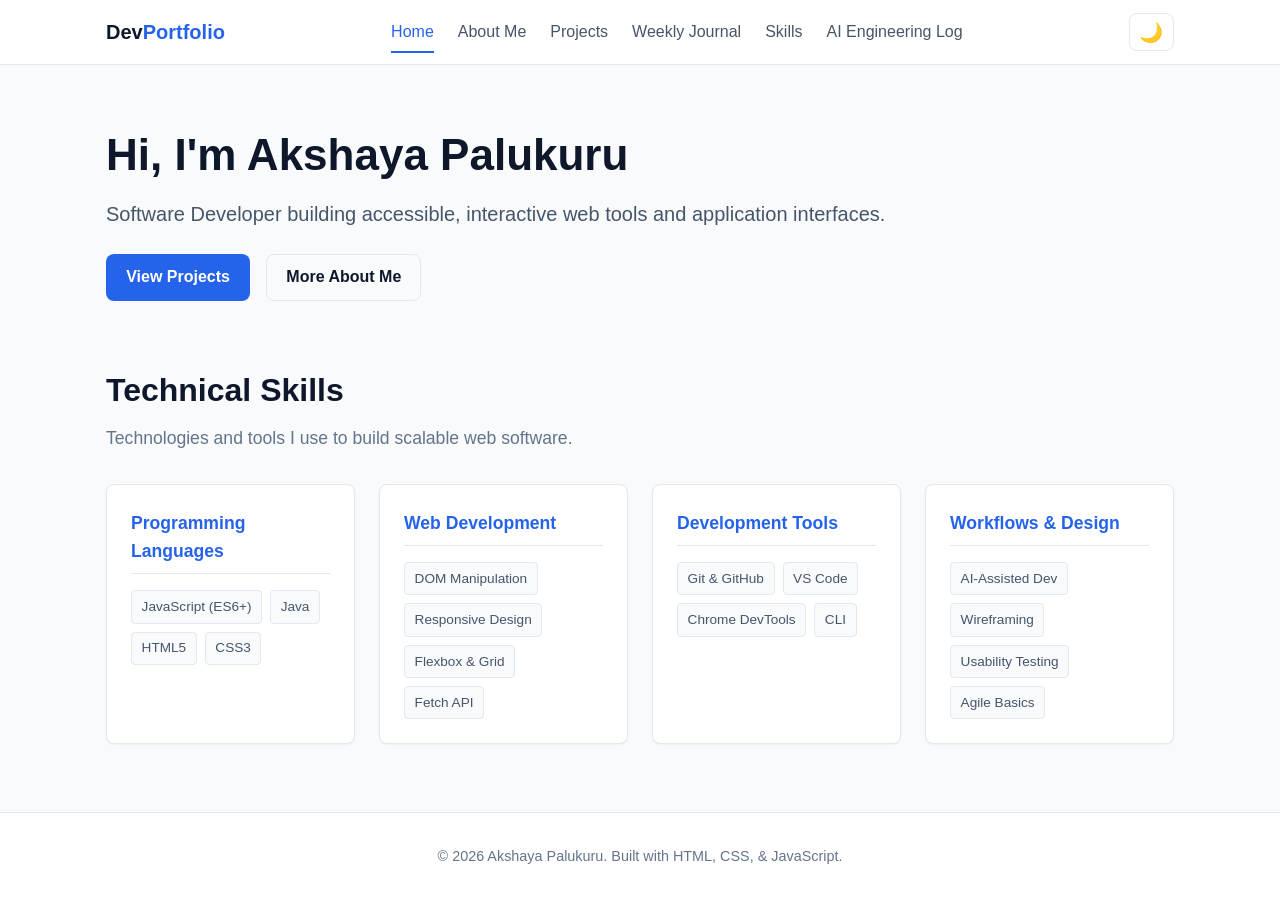
<file: index.html>
<!DOCTYPE html>
<html lang="en">
<head>
  <meta charset="UTF-8">
  <meta name="viewport" content="width=device-width, initial-scale=1.0">
  <title>Developer Portfolio 2.0 | Home</title>
  <link rel="stylesheet" href="css/style.css">
</head>
<body>

  <!-- Navigation Bar -->
  <header class="header">
    <div class="container nav-container">
      <a href="index.html" class="logo">Dev<span>Portfolio</span></a>
      <nav class="nav-menu" id="nav-menu">
        <a href="index.html" class="nav-link">Home</a>
        <a href="about.html" class="nav-link">About Me</a>
        <a href="projects.html" class="nav-link">Projects</a>
        <a href="journal.html" class="nav-link">Weekly Journal</a>
        <a href="skills.html" class="nav-link">Skills</a>
        <a href="ai-log.html" class="nav-link">AI Engineering Log</a>
      </nav>
      <div class="nav-actions">
        <button id="theme-toggle" class="theme-btn" aria-label="Toggle theme">🌙</button>
        <button id="hamburger-btn" class="hamburger" aria-label="Toggle Navigation Menu">☰</button>
      </div>
    </div>
  </header>

  <!-- Main Content -->
  <main class="container">
    <!-- Hero Section -->
    <section class="hero">
      <div class="hero-content">
        <h1>Hi, I'm Akshaya Palukuru</h1>
        <p class="hero-subtitle">Software Developer building accessible, interactive web tools and application interfaces.</p>
        <div class="hero-btns">
          <a href="projects.html" class="btn btn-primary">View Projects</a>
          <a href="about.html" class="btn btn-outline">More About Me</a>
        </div>
      </div>
    </section>

    <!-- Part 7: Skills Section -->
    <section class="skills-section">
      <h2 class="section-title">Technical Skills</h2>
      <p class="section-subtitle">Technologies and tools I use to build scalable web software.</p>
      
      <div class="skills-grid">
        <div class="skill-card">
          <h3>Programming Languages</h3>
          <div class="skill-list">
            <span class="skill-item">JavaScript (ES6+)</span>
            <span class="skill-item">Java</span>
            <span class="skill-item">HTML5</span>
            <span class="skill-item">CSS3</span>
          </div>
        </div>

        <div class="skill-card">
          <h3>Web Development</h3>
          <div class="skill-list">
            <span class="skill-item">DOM Manipulation</span>
            <span class="skill-item">Responsive Design</span>
            <span class="skill-item">Flexbox & Grid</span>
            <span class="skill-item">Fetch API</span>
          </div>
        </div>

        <div class="skill-card">
          <h3>Development Tools</h3>
          <div class="skill-list">
            <span class="skill-item">Git & GitHub</span>
            <span class="skill-item">VS Code</span>
            <span class="skill-item">Chrome DevTools</span>
            <span class="skill-item">CLI</span>
          </div>
        </div>

        <div class="skill-card">
          <h3>Workflows & Design</h3>
          <div class="skill-list">
            <span class="skill-item">AI-Assisted Dev</span>
            <span class="skill-item">Wireframing</span>
            <span class="skill-item">Usability Testing</span>
            <span class="skill-item">Agile Basics</span>
          </div>
        </div>
      </div>
    </section>
  </main>

  <!-- Footer & Controls -->
  <footer class="footer">
    <div class="container">
      <p>&copy; 2026 Akshaya Palukuru. Built with HTML, CSS, & JavaScript.</p>
    </div>
  </footer>

  <button id="back-to-top" class="back-to-top" aria-label="Back to top">↑</button>

  <script src="js/main.js"></script>
</body>
</html>
</file>
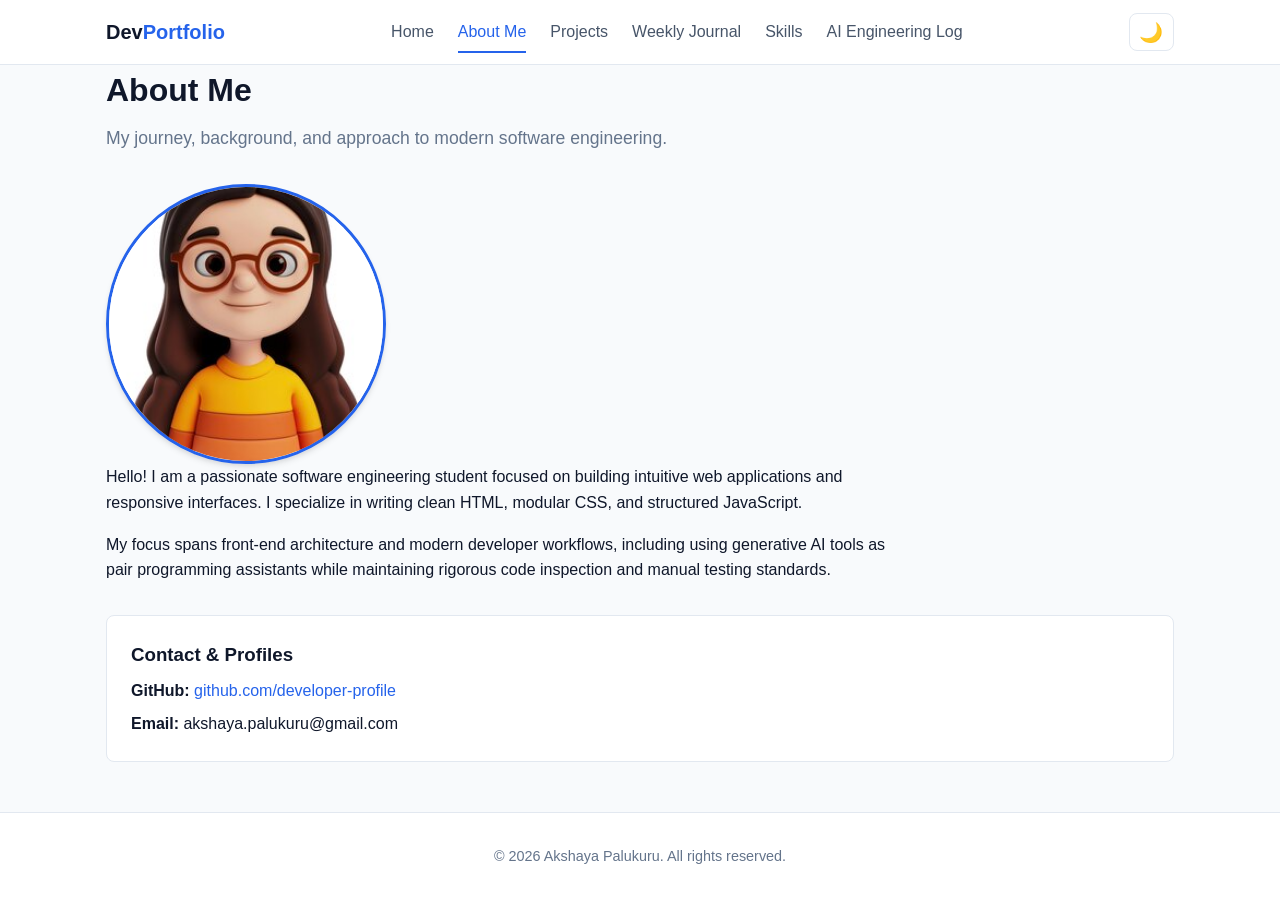
<file: about.html>
<!DOCTYPE html>
<html lang="en">
<head>
  <meta charset="UTF-8">
  <meta name="viewport" content="width=device-width, initial-scale=1.0">
  <title>About Me | Developer Portfolio 2.0</title>
  <link rel="stylesheet" href="css/style.css">
</head>
<body>

  <header class="header">
    <div class="container nav-container">
      <a href="index.html" class="logo">Dev<span>Portfolio</span></a>
      <nav class="nav-menu" id="nav-menu">
        <a href="index.html" class="nav-link">Home</a>
        <a href="about.html" class="nav-link">About Me</a>
        <a href="projects.html" class="nav-link">Projects</a>
        <a href="journal.html" class="nav-link">Weekly Journal</a>
        <a href="skills.html" class="nav-link">Skills</a>
        <a href="ai-log.html" class="nav-link">AI Engineering Log</a>
      </nav>
      <div class="nav-actions">
        <button id="theme-toggle" class="theme-btn" aria-label="Toggle theme">🌙</button>
        <button id="hamburger-btn" class="hamburger" aria-label="Toggle Navigation Menu">☰</button>
      </div>
    </div>
  </header>

  <main class="container">
    <h1 class="section-title">About Me</h1>
    <p class="section-subtitle">My journey, background, and approach to modern software engineering.</p>

    <!-- Profile Picture -->
    <div class="about-image-container">
      <img src="images/profile.jpg" alt="Photo of Alex Rivera" class="about-profile-img">
    </div>

    <div style="max-width: 800px; margin-bottom: 2rem;">
      <p style="margin-bottom: 1rem;">
        Hello! I am a passionate software engineering student focused on building intuitive web applications and responsive interfaces. I specialize in writing clean HTML, modular CSS, and structured JavaScript.
      </p>
      <p style="margin-bottom: 1rem;">
        My focus spans front-end architecture and modern developer workflows, including using generative AI tools as pair programming assistants while maintaining rigorous code inspection and manual testing standards.
      </p>
    </div>

    <div class="skills-card" style="background-color: var(--bg-card); border: 1px solid var(--border); padding: 1.5rem; border-radius: var(--radius);">
      <h3>Contact & Profiles</h3>
      <p style="margin-top: 0.5rem;"><strong>GitHub:</strong> <a href="https://github.com" target="_blank" rel="noopener">github.com/developer-profile</a></p>
      <p style="margin-top: 0.5rem;"><strong>Email:</strong> akshaya.palukuru@gmail.com</p>
    </div>
  </main>

  <footer class="footer">
    <div class="container">
      <p>&copy; 2026 Akshaya Palukuru. All rights reserved.</p>
    </div>
  </footer>

  <button id="back-to-top" class="back-to-top" aria-label="Back to top">↑</button>

  <script src="js/main.js"></script>
</body>
</html>
</file>
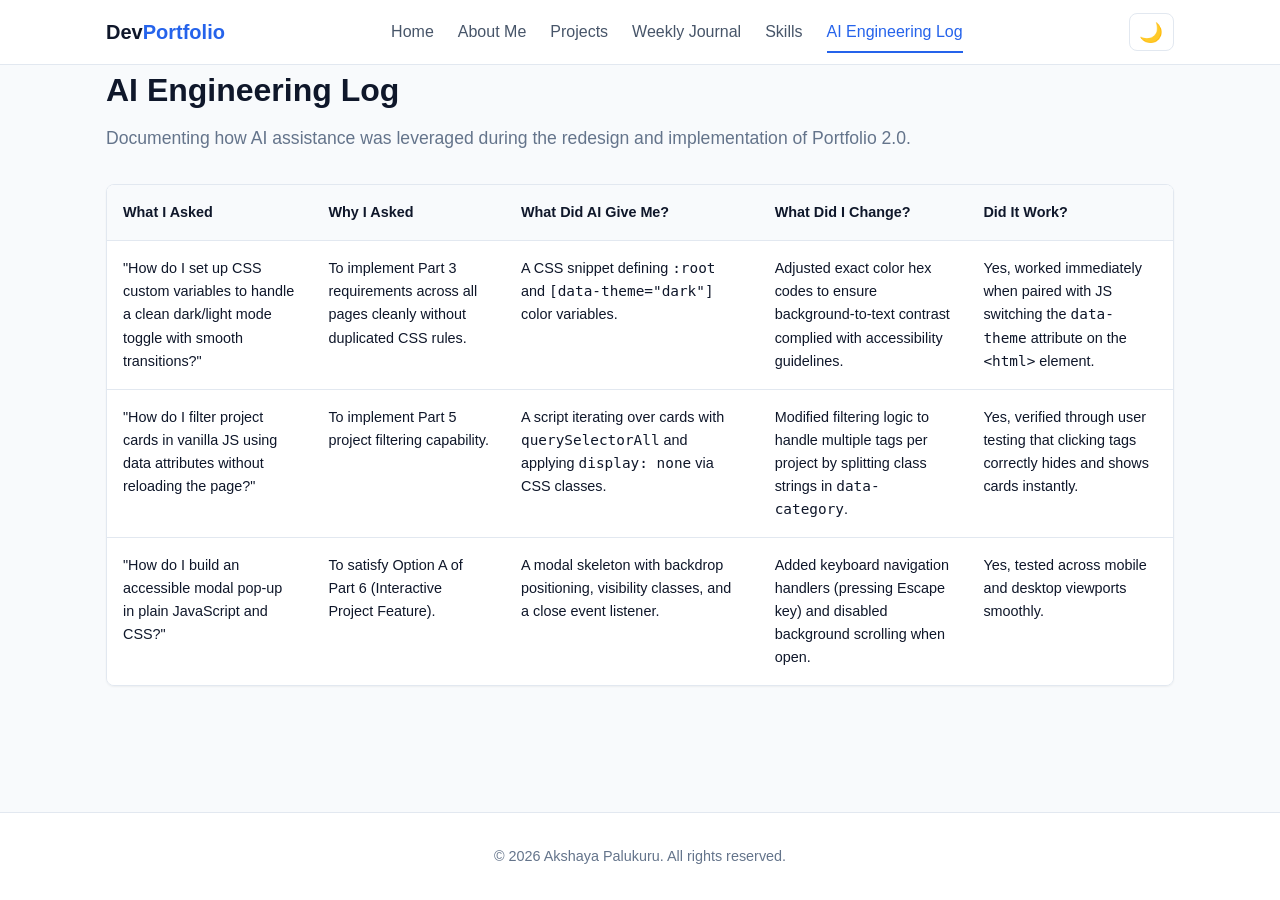
<file: ai-log.html>
<!DOCTYPE html>
<html lang="en">
<head>
  <meta charset="UTF-8">
  <meta name="viewport" content="width=device-width, initial-scale=1.0">
  <title>AI Engineering Log | Developer Portfolio 2.0</title>
  <link rel="stylesheet" href="css/style.css">
</head>
<body>

  <header class="header">
    <div class="container nav-container">
      <a href="index.html" class="logo">Dev<span>Portfolio</span></a>
      <nav class="nav-menu" id="nav-menu">
        <a href="index.html" class="nav-link">Home</a>
        <a href="about.html" class="nav-link">About Me</a>
        <a href="projects.html" class="nav-link">Projects</a>
        <a href="journal.html" class="nav-link">Weekly Journal</a>
        <a href="skills.html" class="nav-link">Skills</a>
        <a href="ai-log.html" class="nav-link">AI Engineering Log</a>
      </nav>
      <div class="nav-actions">
        <button id="theme-toggle" class="theme-btn" aria-label="Toggle theme">🌙</button>
        <button id="hamburger-btn" class="hamburger" aria-label="Toggle Navigation Menu">☰</button>
      </div>
    </div>
  </header>

  <main class="container">
    <h1 class="section-title">AI Engineering Log</h1>
    <p class="section-subtitle">Documenting how AI assistance was leveraged during the redesign and implementation of Portfolio 2.0.</p>

    <!-- Part 11: Documented Log Table -->
    <div class="log-table-wrapper">
      <table class="log-table">
        <thead>
          <tr>
            <th>What I Asked</th>
            <th>Why I Asked</th>
            <th>What Did AI Give Me?</th>
            <th>What Did I Change?</th>
            <th>Did It Work?</th>
          </tr>
        </thead>
        <tbody>
          <tr>
            <td>"How do I set up CSS custom variables to handle a clean dark/light mode toggle with smooth transitions?"</td>
            <td>To implement Part 3 requirements across all pages cleanly without duplicated CSS rules.</td>
            <td>A CSS snippet defining <code>:root</code> and <code>[data-theme="dark"]</code> color variables.</td>
            <td>Adjusted exact color hex codes to ensure background-to-text contrast complied with accessibility guidelines.</td>
            <td>Yes, worked immediately when paired with JS switching the <code>data-theme</code> attribute on the <code>&lt;html&gt;</code> element.</td>
          </tr>
          <tr>
            <td>"How do I filter project cards in vanilla JS using data attributes without reloading the page?"</td>
            <td>To implement Part 5 project filtering capability.</td>
            <td>A script iterating over cards with <code>querySelectorAll</code> and applying <code>display: none</code> via CSS classes.</td>
            <td>Modified filtering logic to handle multiple tags per project by splitting class strings in <code>data-category</code>.</td>
            <td>Yes, verified through user testing that clicking tags correctly hides and shows cards instantly.</td>
          </tr>
          <tr>
            <td>"How do I build an accessible modal pop-up in plain JavaScript and CSS?"</td>
            <td>To satisfy Option A of Part 6 (Interactive Project Feature).</td>
            <td>A modal skeleton with backdrop positioning, visibility classes, and a close event listener.</td>
            <td>Added keyboard navigation handlers (pressing Escape key) and disabled background scrolling when open.</td>
            <td>Yes, tested across mobile and desktop viewports smoothly.</td>
          </tr>
        </tbody>
      </table>
    </div>
  </main>

  <footer class="footer">
    <div class="container">
      <p>&copy; 2026 Akshaya Palukuru. All rights reserved.</p>
    </div>
  </footer>

  <button id="back-to-top" class="back-to-top" aria-label="Back to top">↑</button>

  <script src="js/main.js"></script>
</body>
</html>
</file>
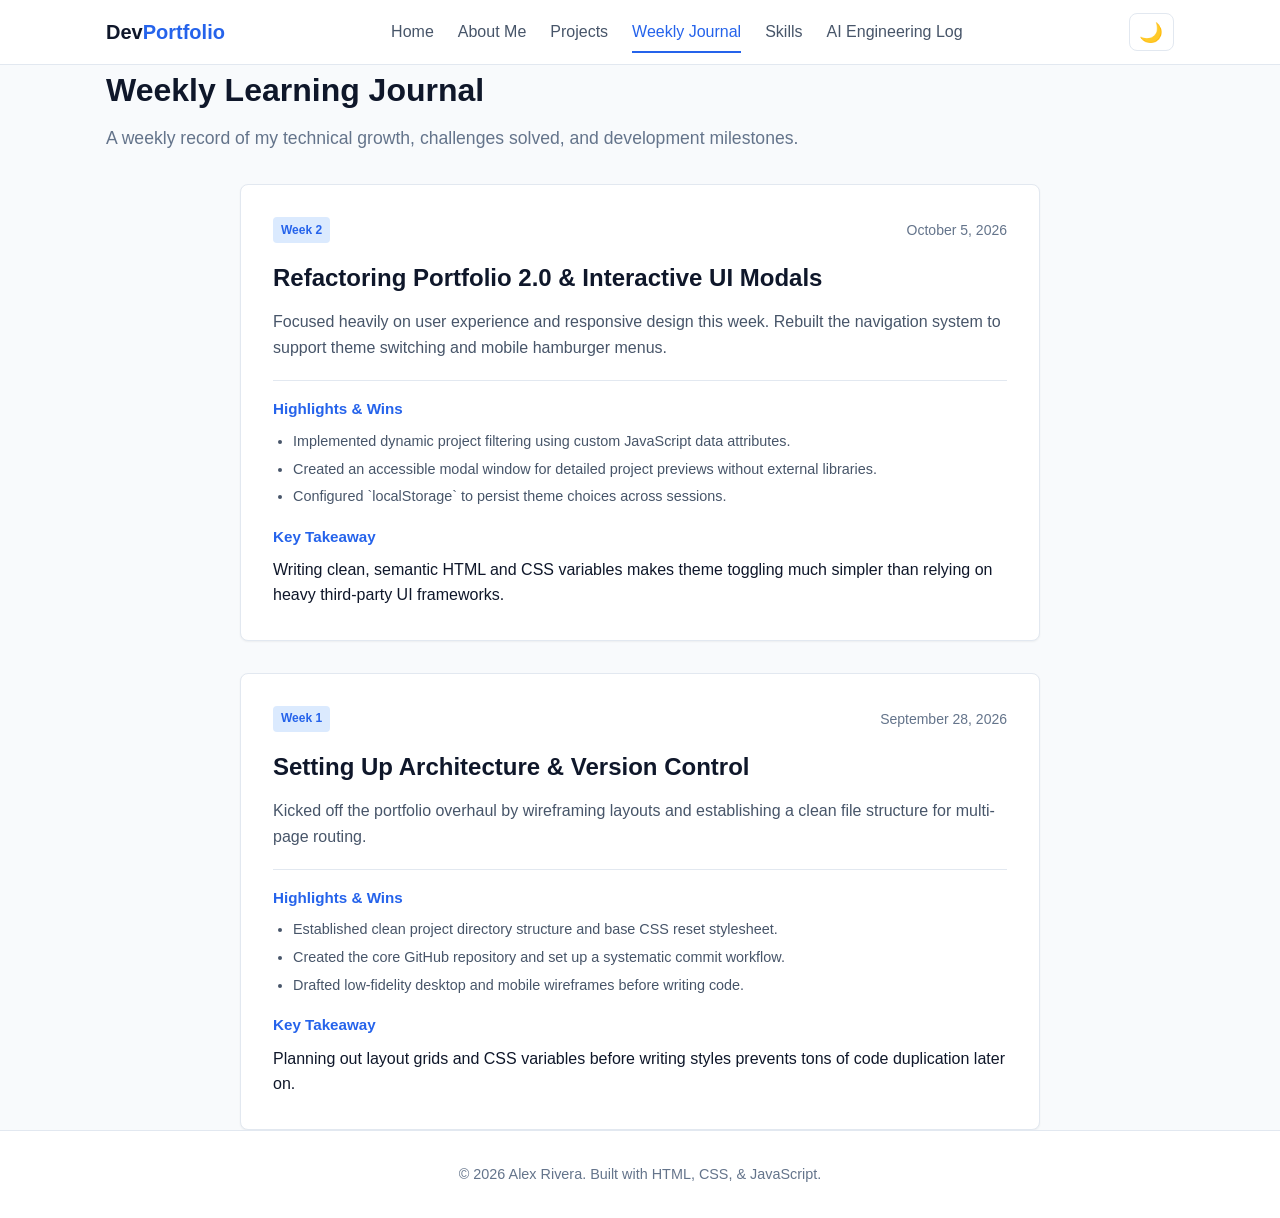
<file: journal.html>
<!DOCTYPE html>
<html lang="en">
<head>
  <meta charset="UTF-8">
  <meta name="viewport" content="width=device-width, initial-scale=1.0">
  <title>Weekly Journal | Developer Portfolio 2.0</title>
  <link rel="stylesheet" href="css/style.css">
</head>
<body>

  <!-- Navigation Bar -->
  <header class="header">
    <div class="container nav-container">
      <a href="index.html" class="logo">Dev<span>Portfolio</span></a>
      <nav class="nav-menu" id="nav-menu">
        <a href="index.html" class="nav-link">Home</a>
        <a href="about.html" class="nav-link">About Me</a>
        <a href="projects.html" class="nav-link">Projects</a>
        <a href="journal.html" class="nav-link">Weekly Journal</a>
        <a href="skills.html" class="nav-link">Skills</a>
        <a href="ai-log.html" class="nav-link">AI Engineering Log</a>
      </nav>
      <div class="nav-actions">
        <button id="theme-toggle" class="theme-btn" aria-label="Toggle theme">🌙</button>
        <button id="hamburger-btn" class="hamburger" aria-label="Toggle Navigation Menu">☰</button>
      </div>
    </div>
  </header>

  <!-- Main Content -->
  <main class="container">
    <h1 class="section-title">Weekly Learning Journal</h1>
    <p class="section-subtitle">A weekly record of my technical growth, challenges solved, and development milestones.</p>

    <!-- Journal Feed -->
    <div class="journal-feed">

      <!-- Week 2 Entry -->
      <article class="journal-card">
        <div class="journal-header">
          <span class="tag">Week 2</span>
          <span class="journal-date">October 5, 2026</span>
        </div>
        <h2 class="journal-title">Refactoring Portfolio 2.0 & Interactive UI Modals</h2>
        <p class="journal-excerpt">
          Focused heavily on user experience and responsive design this week. Rebuilt the navigation system to support theme switching and mobile hamburger menus.
        </p>
        <div class="journal-details">
          <h4>Highlights & Wins</h4>
          <ul>
            <li>Implemented dynamic project filtering using custom JavaScript data attributes.</li>
            <li>Created an accessible modal window for detailed project previews without external libraries.</li>
            <li>Configured `localStorage` to persist theme choices across sessions.</li>
          </ul>
          <h4 style="margin-top: 1rem;">Key Takeaway</h4>
          <p>Writing clean, semantic HTML and CSS variables makes theme toggling much simpler than relying on heavy third-party UI frameworks.</p>
        </div>
      </article>

      <!-- Week 1 Entry -->
      <article class="journal-card">
        <div class="journal-header">
          <span class="tag">Week 1</span>
          <span class="journal-date">September 28, 2026</span>
        </div>
        <h2 class="journal-title">Setting Up Architecture & Version Control</h2>
        <p class="journal-excerpt">
          Kicked off the portfolio overhaul by wireframing layouts and establishing a clean file structure for multi-page routing.
        </p>
        <div class="journal-details">
          <h4>Highlights & Wins</h4>
          <ul>
            <li>Established clean project directory structure and base CSS reset stylesheet.</li>
            <li>Created the core GitHub repository and set up a systematic commit workflow.</li>
            <li>Drafted low-fidelity desktop and mobile wireframes before writing code.</li>
          </ul>
          <h4 style="margin-top: 1rem;">Key Takeaway</h4>
          <p>Planning out layout grids and CSS variables before writing styles prevents tons of code duplication later on.</p>
        </div>
      </article>

    </div>
  </main>

  <!-- Footer -->
  <footer class="footer">
    <div class="container">
      <p>&copy; 2026 Alex Rivera. Built with HTML, CSS, & JavaScript.</p>
    </div>
  </footer>

  <button id="back-to-top" class="back-to-top" aria-label="Back to top">↑</button>

  <script src="js/main.js"></script>
</body>
</html>
</file>
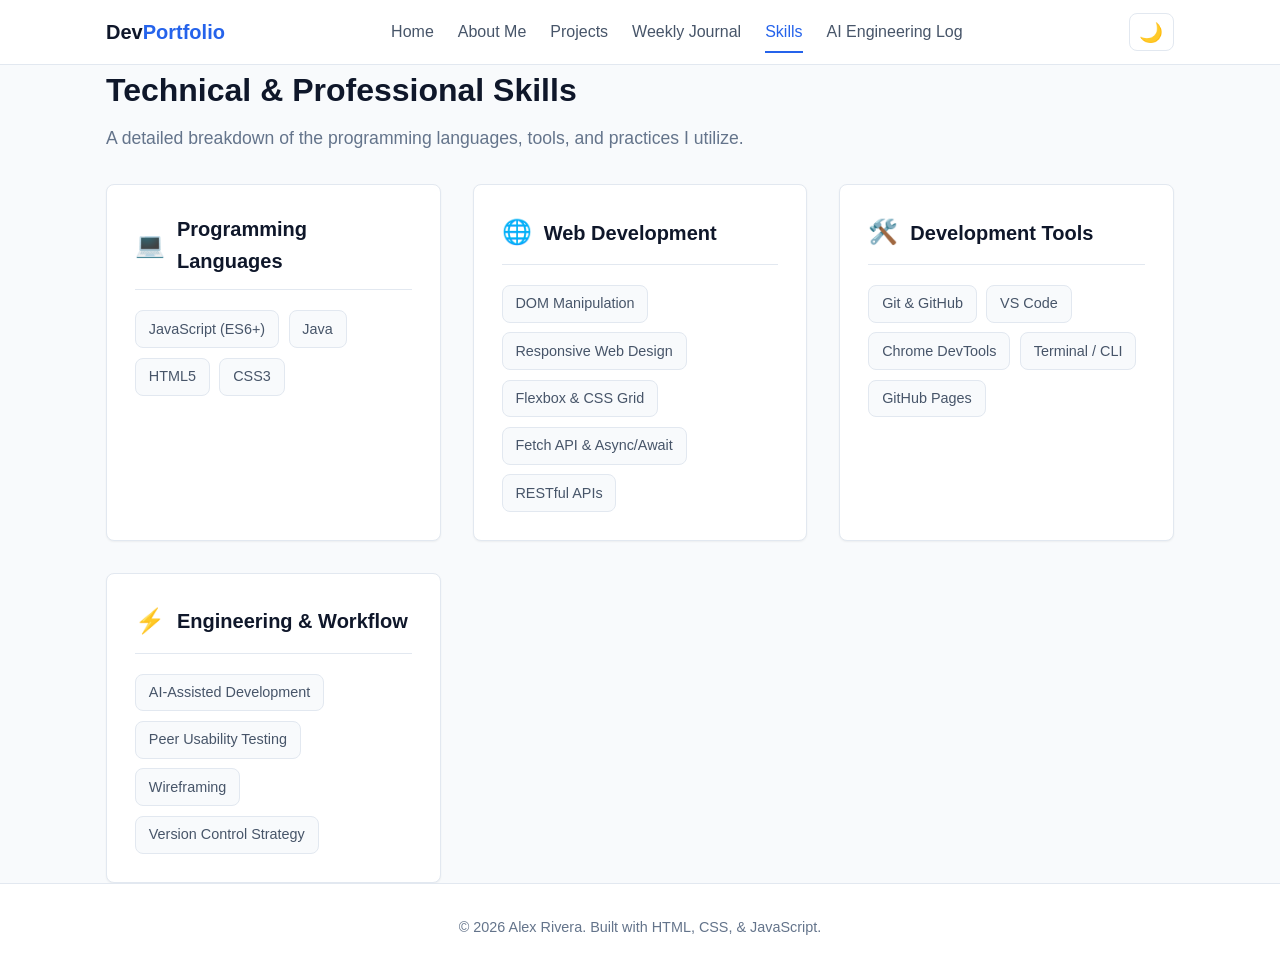
<file: skills.html>
<!DOCTYPE html>
<html lang="en">
<head>
  <meta charset="UTF-8">
  <meta name="viewport" content="width=device-width, initial-scale=1.0">
  <title>Skills | Developer Portfolio 2.0</title>
  <link rel="stylesheet" href="css/style.css">
</head>
<body>

  <!-- Navigation Bar -->
  <header class="header">
    <div class="container nav-container">
      <a href="index.html" class="logo">Dev<span>Portfolio</span></a>
      <nav class="nav-menu" id="nav-menu">
        <a href="index.html" class="nav-link">Home</a>
        <a href="about.html" class="nav-link">About Me</a>
        <a href="projects.html" class="nav-link">Projects</a>
        <a href="journal.html" class="nav-link">Weekly Journal</a>
        <a href="skills.html" class="nav-link">Skills</a>
        <a href="ai-log.html" class="nav-link">AI Engineering Log</a>
      </nav>
      <div class="nav-actions">
        <button id="theme-toggle" class="theme-btn" aria-label="Toggle theme">🌙</button>
        <button id="hamburger-btn" class="hamburger" aria-label="Toggle Navigation Menu">☰</button>
      </div>
    </div>
  </header>

  <!-- Main Content -->
  <main class="container">
    <h1 class="section-title">Technical & Professional Skills</h1>
    <p class="section-subtitle">A detailed breakdown of the programming languages, tools, and practices I utilize.</p>

    <div class="skills-page-grid">

      <!-- Languages -->
      <div class="skills-category-card">
        <div class="skills-category-header">
          <span class="skills-icon">💻</span>
          <h2>Programming Languages</h2>
        </div>
        <div class="skills-badge-group">
          <span class="skill-badge">JavaScript (ES6+)</span>
          <span class="skill-badge">Java</span>
          <span class="skill-badge">HTML5</span>
          <span class="skill-badge">CSS3</span>
        </div>
      </div>

      <!-- Web Development -->
      <div class="skills-category-card">
        <div class="skills-category-header">
          <span class="skills-icon">🌐</span>
          <h2>Web Development</h2>
        </div>
        <div class="skills-badge-group">
          <span class="skill-badge">DOM Manipulation</span>
          <span class="skill-badge">Responsive Web Design</span>
          <span class="skill-badge">Flexbox & CSS Grid</span>
          <span class="skill-badge">Fetch API & Async/Await</span>
          <span class="skill-badge">RESTful APIs</span>
        </div>
      </div>

      <!-- Development Tools -->
      <div class="skills-category-card">
        <div class="skills-category-header">
          <span class="skills-icon">🛠️</span>
          <h2>Development Tools</h2>
        </div>
        <div class="skills-badge-group">
          <span class="skill-badge">Git & GitHub</span>
          <span class="skill-badge">VS Code</span>
          <span class="skill-badge">Chrome DevTools</span>
          <span class="skill-badge">Terminal / CLI</span>
          <span class="skill-badge">GitHub Pages</span>
        </div>
      </div>

      <!-- Engineering Practices -->
      <div class="skills-category-card">
        <div class="skills-category-header">
          <span class="skills-icon">⚡</span>
          <h2>Engineering & Workflow</h2>
        </div>
        <div class="skills-badge-group">
          <span class="skill-badge">AI-Assisted Development</span>
          <span class="skill-badge">Peer Usability Testing</span>
          <span class="skill-badge">Wireframing</span>
          <span class="skill-badge">Version Control Strategy</span>
        </div>
      </div>

    </div>
  </main>

  <!-- Footer -->
  <footer class="footer">
    <div class="container">
      <p>&copy; 2026 Alex Rivera. Built with HTML, CSS, & JavaScript.</p>
    </div>
  </footer>

  <button id="back-to-top" class="back-to-top" aria-label="Back to top">↑</button>

  <script src="js/main.js"></script>
</body>
</html>
</file>
<file: css/style.css>
/* ==========================================================================
   1. CSS VARIABLES & THEMES
   ========================================================================== */
:root {
  --bg-primary: #f8fafc;
  --bg-secondary: #ffffff;
  --bg-card: #ffffff;
  --text-primary: #0f172a;
  --text-secondary: #475569;
  --text-muted: #64748b;
  --accent: #2563eb;
  --accent-hover: #1d4ed8;
  --accent-light: #dbeafe;
  --border: #e2e8f0;
  --shadow-sm: 0 1px 2px 0 rgba(0, 0, 0, 0.05);
  --shadow-md: 0 4px 6px -1px rgba(0, 0, 0, 0.1), 0 2px 4px -1px rgba(0, 0, 0, 0.06);
  --shadow-lg: 0 10px 15px -3px rgba(0, 0, 0, 0.1), 0 4px 6px -2px rgba(0, 0, 0, 0.05);
  --radius: 0.5rem;
  --transition: all 0.3s ease;
}

[data-theme="dark"] {
  --bg-primary: #0f172a;
  --bg-secondary: #1e293b;
  --bg-card: #1e293b;
  --text-primary: #f8fafc;
  --text-secondary: #cbd5e1;
  --text-muted: #94a3b8;
  --accent: #3b82f6;
  --accent-hover: #60a5fa;
  --accent-light: #1e3a8a;
  --border: #334155;
  --shadow-sm: 0 1px 2px 0 rgba(0, 0, 0, 0.5);
  --shadow-md: 0 4px 6px -1px rgba(0, 0, 0, 0.4);
  --shadow-lg: 0 10px 15px -3px rgba(0, 0, 0, 0.5);
}

/* ==========================================================================
   2. RESET & BASE STYLES
   ========================================================================== */
*, *::before, *::after {
  box-sizing: border-box;
  margin: 0;
  padding: 0;
}

html {
  scroll-behavior: smooth;
}

body {
  font-family: -apple-system, BlinkMacSystemFont, "Segoe UI", Roboto, Helvetica, Arial, sans-serif;
  background-color: var(--bg-primary);
  color: var(--text-primary);
  line-height: 1.6;
  min-height: 100vh;
  display: flex;
  flex-direction: column;
  transition: background-color 0.3s ease, color 0.3s ease;
}

a {
  color: var(--accent);
  text-decoration: none;
  transition: var(--transition);
}

a:hover {
  color: var(--accent-hover);
}

ul {
  list-style: none;
}

img {
  max-width: 100%;
  height: auto;
  display: block;
}

/* ==========================================================================
   3. LAYOUT & CONTAINER
   ========================================================================== */
.container {
  width: 90%;
  max-width: 1100px;
  margin: 0 auto;
  padding: 0 1rem;
}

main {
  flex: 1;
  padding: 3rem 0;
}

.section-title {
  font-size: 2rem;
  margin-bottom: 0.5rem;
  color: var(--text-primary);
}

.section-subtitle {
  color: var(--text-muted);
  margin-bottom: 2rem;
  font-size: 1.1rem;
}

/* ==========================================================================
   4. HEADER & NAVIGATION
   ========================================================================== */
.header {
  background-color: var(--bg-secondary);
  border-bottom: 1px solid var(--border);
  position: sticky;
  top: 0;
  z-index: 1000;
  transition: var(--transition);
}

.nav-container {
  display: flex;
  justify-content: space-between;
  align-items: center;
  height: 4rem;
}

.logo {
  font-size: 1.25rem;
  font-weight: 700;
  color: var(--text-primary);
}

.logo span {
  color: var(--accent);
}

.nav-menu {
  display: flex;
  align-items: center;
  gap: 1.5rem;
}

.nav-link {
  color: var(--text-secondary);
  font-weight: 500;
  padding: 0.5rem 0;
  position: relative;
}

.nav-link:hover,
.nav-link.active {
  color: var(--accent);
}

.nav-link.active::after {
  content: "";
  position: absolute;
  bottom: 0;
  left: 0;
  width: 100%;
  height: 2px;
  background-color: var(--accent);
}

.nav-actions {
  display: flex;
  align-items: center;
  gap: 1rem;
}

/* Theme Toggle Button */
.theme-btn {
  background: none;
  border: 1px solid var(--border);
  color: var(--text-primary);
  font-size: 1.2rem;
  padding: 0.4rem 0.6rem;
  border-radius: var(--radius);
  cursor: pointer;
  transition: var(--transition);
}

.theme-btn:hover {
  background-color: var(--border);
}

/* Mobile Hamburger Toggle */
.hamburger {
  display: none;
  background: none;
  border: none;
  font-size: 1.5rem;
  color: var(--text-primary);
  cursor: pointer;
}

/* ==========================================================================
   5. BUTTONS & BADGES
   ========================================================================== */
.btn {
  display: inline-block;
  padding: 0.6rem 1.2rem;
  border-radius: var(--radius);
  font-weight: 600;
  cursor: pointer;
  border: 1px solid transparent;
  transition: var(--transition);
  text-align: center;
}

.btn-primary {
  background-color: var(--accent);
  color: #ffffff;
}

.btn-primary:hover {
  background-color: var(--accent-hover);
  color: #ffffff;
}

.btn-outline {
  background-color: transparent;
  border-color: var(--border);
  color: var(--text-primary);
}

.btn-outline:hover {
  border-color: var(--accent);
  color: var(--accent);
}

.btn-sm {
  padding: 0.35rem 0.75rem;
  font-size: 0.875rem;
}

.tag {
  display: inline-block;
  background-color: var(--accent-light);
  color: var(--accent);
  padding: 0.2rem 0.5rem;
  border-radius: 0.25rem;
  font-size: 0.75rem;
  font-weight: 600;
}

/* ==========================================================================
   6. HERO SECTION (HOME PAGE)
   ========================================================================== */
.hero {
  display: grid;
  grid-template-columns: 1fr;
  gap: 2rem;
  padding: 4rem 0;
  align-items: center;
}

.hero-content h1 {
  font-size: 2.75rem;
  line-height: 1.2;
  margin-bottom: 1rem;
}

.hero-subtitle {
  font-size: 1.25rem;
  color: var(--text-secondary);
  margin-bottom: 1.5rem;
}

.hero-btns {
  display: flex;
  gap: 1rem;
}

/* ==========================================================================
   7. SKILLS SECTION
   ========================================================================== */
.skills-grid {
  display: grid;
  grid-template-columns: repeat(auto-fit, minmax(220px, 1fr));
  gap: 1.5rem;
  margin-top: 1.5rem;
}

.skill-card {
  background-color: var(--bg-card);
  border: 1px solid var(--border);
  padding: 1.5rem;
  border-radius: var(--radius);
  box-shadow: var(--shadow-sm);
  transition: var(--transition);
}

.skill-card:hover {
  transform: translateY(-3px);
  box-shadow: var(--shadow-md);
}

.skill-card h3 {
  color: var(--accent);
  margin-bottom: 1rem;
  font-size: 1.1rem;
  border-bottom: 1px solid var(--border);
  padding-bottom: 0.5rem;
}

.skill-list {
  display: flex;
  flex-wrap: wrap;
  gap: 0.5rem;
}

.skill-item {
  background-color: var(--bg-primary);
  border: 1px solid var(--border);
  color: var(--text-secondary);
  padding: 0.3rem 0.6rem;
  border-radius: 0.25rem;
  font-size: 0.85rem;
}

/* ==========================================================================
   8. PROJECTS SECTION & FILTERING
   ========================================================================== */
.filter-container {
  display: flex;
  flex-wrap: wrap;
  gap: 0.5rem;
  margin-bottom: 2rem;
}

.filter-btn {
  background-color: var(--bg-card);
  border: 1px solid var(--border);
  color: var(--text-secondary);
  padding: 0.5rem 1rem;
  border-radius: var(--radius);
  cursor: pointer;
  font-weight: 500;
  transition: var(--transition);
}

.filter-btn:hover,
.filter-btn.active {
  background-color: var(--accent);
  color: #ffffff;
  border-color: var(--accent);
}

.projects-grid {
  display: grid;
  grid-template-columns: repeat(auto-fill, minmax(300px, 1fr));
  gap: 2rem;
}

.project-card {
  background-color: var(--bg-card);
  border: 1px solid var(--border);
  border-radius: var(--radius);
  overflow: hidden;
  box-shadow: var(--shadow-sm);
  display: flex;
  flex-direction: column;
  transition: var(--transition);
}

.project-card:hover {
  transform: translateY(-5px);
  box-shadow: var(--shadow-lg);
}

.project-card.hide {
  display: none;
}

.project-img {
  width: 100%;
  height: 180px;
  background-color: var(--border);
  object-fit: cover;
}

.project-body {
  padding: 1.5rem;
  display: flex;
  flex-direction: column;
  flex: 1;
}

.project-title {
  font-size: 1.25rem;
  margin-bottom: 0.5rem;
}

.project-desc {
  color: var(--text-secondary);
  font-size: 0.95rem;
  margin-bottom: 1rem;
  flex: 1;
}

.project-tags {
  display: flex;
  flex-wrap: wrap;
  gap: 0.4rem;
  margin-bottom: 1.25rem;
}

.project-links {
  display: flex;
  gap: 0.5rem;
}

/* ==========================================================================
   9. MODAL COMPONENT (OPTION A)
   ========================================================================== */
.modal-backdrop {
  position: fixed;
  top: 0;
  left: 0;
  width: 100%;
  height: 100%;
  background-color: rgba(0, 0, 0, 0.6);
  display: flex;
  align-items: center;
  justify-content: center;
  z-index: 2000;
  opacity: 0;
  visibility: hidden;
  transition: var(--transition);
}

.modal-backdrop.active {
  opacity: 1;
  visibility: visible;
}

.modal-content {
  background-color: var(--bg-card);
  border: 1px solid var(--border);
  border-radius: var(--radius);
  width: 90%;
  max-width: 600px;
  max-height: 85vh;
  overflow-y: auto;
  padding: 2rem;
  position: relative;
  box-shadow: var(--shadow-lg);
  transform: translateY(-20px);
  transition: var(--transition);
}

.modal-backdrop.active .modal-content {
  transform: translateY(0);
}

.modal-close {
  position: absolute;
  top: 1rem;
  right: 1rem;
  background: none;
  border: none;
  font-size: 1.5rem;
  color: var(--text-secondary);
  cursor: pointer;
}

.modal-title {
  font-size: 1.5rem;
  margin-bottom: 1rem;
}

.modal-section {
  margin-top: 1rem;
}

.modal-section h4 {
  font-size: 1rem;
  color: var(--accent);
  margin-bottom: 0.3rem;
}

/* ==========================================================================
   10. AI ENGINEERING LOG & TABLES
   ========================================================================== */
.log-table-wrapper {
  overflow-x: auto;
  margin-top: 1.5rem;
  border: 1px solid var(--border);
  border-radius: var(--radius);
  box-shadow: var(--shadow-sm);
}

.log-table {
  width: 100%;
  border-collapse: collapse;
  background-color: var(--bg-card);
  text-align: left;
  font-size: 0.9rem;
}

.log-table th,
.log-table td {
  padding: 1rem;
  border-bottom: 1px solid var(--border);
  vertical-align: top;
}

.log-table th {
  background-color: var(--bg-primary);
  color: var(--text-primary);
  font-weight: 600;
}

.log-table tr:last-child td {
  border-bottom: none;
}

/* ==========================================================================
   11. FOOTER & BACK TO TOP
   ========================================================================== */
.footer {
  background-color: var(--bg-secondary);
  border-top: 1px solid var(--border);
  padding: 2rem 0;
  margin-top: auto;
  text-align: center;
  color: var(--text-muted);
  font-size: 0.9rem;
}

.back-to-top {
  position: fixed;
  bottom: 2rem;
  right: 2rem;
  background-color: var(--accent);
  color: #ffffff;
  border: none;
  width: 2.75rem;
  height: 2.75rem;
  border-radius: 50%;
  font-size: 1.2rem;
  cursor: pointer;
  box-shadow: var(--shadow-md);
  opacity: 0;
  visibility: hidden;
  transition: var(--transition);
  z-index: 900;
}

.back-to-top.visible {
  opacity: 1;
  visibility: visible;
}

.back-to-top:hover {
  background-color: var(--accent-hover);
}

/* ==========================================================================
   12. RESPONSIVE MEDIA QUERIES
   ========================================================================== */
@media (max-width: 768px) {
  .hamburger {
    display: block;
  }

  .nav-menu {
    position: absolute;
    top: 4rem;
    left: 0;
    width: 100%;
    background-color: var(--bg-secondary);
    border-bottom: 1px solid var(--border);
    flex-direction: column;
    padding: 1.5rem 0;
    gap: 1rem;
    display: none;
    box-shadow: var(--shadow-md);
  }

  .nav-menu.active {
    display: flex;
  }

  .hero-content h1 {
    font-size: 2rem;
  }

  .projects-grid {
    grid-template-columns: 1fr;
  }
}

/* About Me Page Grid Layout */
.about-grid {
  display: grid;
  grid-template-columns: 280px 1fr;
  gap: 2.5rem;
  align-items: center;
  margin-bottom: 2.5rem;
}

/* Profile Image Styling */
.about-profile-img {
  width: 100%;
  max-width: 280px;
  height: 280px;
  object-fit: cover;
  border-radius: 50%; /* Makes the photo round; change to var(--radius) for square with rounded corners */
  border: 3px solid var(--accent);
  box-shadow: var(--shadow-md);
}

/* Responsive adjustment for mobile screens */
@media (max-width: 768px) {
  .about-grid {
    grid-template-columns: 1fr;
    justify-items: center;
    text-align: center;
  }
}

/* ==========================================================================
   JOURNAL PAGE STYLES
   ========================================================================== */
.journal-feed {
  display: flex;
  flex-direction: column;
  gap: 2rem;
  max-width: 800px;
  margin: 0 auto;
}

.journal-card {
  background-color: var(--bg-card);
  border: 1px solid var(--border);
  border-radius: var(--radius);
  padding: 2rem;
  box-shadow: var(--shadow-sm);
  transition: var(--transition);
}

.journal-card:hover {
  box-shadow: var(--shadow-md);
  transform: translateY(-2px);
}

.journal-header {
  display: flex;
  justify-content: space-between;
  align-items: center;
  margin-bottom: 1rem;
}

.journal-date {
  font-size: 0.875rem;
  color: var(--text-muted);
}

.journal-title {
  font-size: 1.5rem;
  margin-bottom: 0.75rem;
  color: var(--text-primary);
}

.journal-excerpt {
  color: var(--text-secondary);
  margin-bottom: 1.25rem;
  font-size: 1rem;
  line-height: 1.6;
}

.journal-details {
  border-top: 1px solid var(--border);
  padding-top: 1rem;
  margin-top: 1rem;
}

.journal-details h4 {
  font-size: 0.95rem;
  color: var(--accent);
  margin-bottom: 0.5rem;
}

.journal-details ul {
  list-style-type: disc;
  padding-left: 1.25rem;
  color: var(--text-secondary);
  font-size: 0.9rem;
}

.journal-details ul li {
  margin-bottom: 0.3rem;
}


/* ==========================================================================
   SKILLS PAGE STYLES
   ========================================================================== */
.skills-page-grid {
  display: grid;
  grid-template-columns: repeat(auto-fit, minmax(300px, 1fr));
  gap: 2rem;
  margin-top: 1.5rem;
}

.skills-category-card {
  background-color: var(--bg-card);
  border: 1px solid var(--border);
  border-radius: var(--radius);
  padding: 1.75rem;
  box-shadow: var(--shadow-sm);
  transition: var(--transition);
}

.skills-category-card:hover {
  transform: translateY(-3px);
  box-shadow: var(--shadow-md);
}

.skills-category-header {
  display: flex;
  align-items: center;
  gap: 0.75rem;
  margin-bottom: 1.25rem;
  border-bottom: 1px solid var(--border);
  padding-bottom: 0.75rem;
}

.skills-icon {
  font-size: 1.5rem;
}

.skills-category-header h2 {
  font-size: 1.25rem;
  color: var(--text-primary);
}

.skills-badge-group {
  display: flex;
  flex-wrap: wrap;
  gap: 0.6rem;
}

.skill-badge {
  background-color: var(--bg-primary);
  border: 1px solid var(--border);
  color: var(--text-secondary);
  padding: 0.4rem 0.8rem;
  border-radius: var(--radius);
  font-size: 0.9rem;
  font-weight: 500;
  transition: var(--transition);
}

.skill-badge:hover {
  border-color: var(--accent);
  color: var(--accent);
}
</file>
